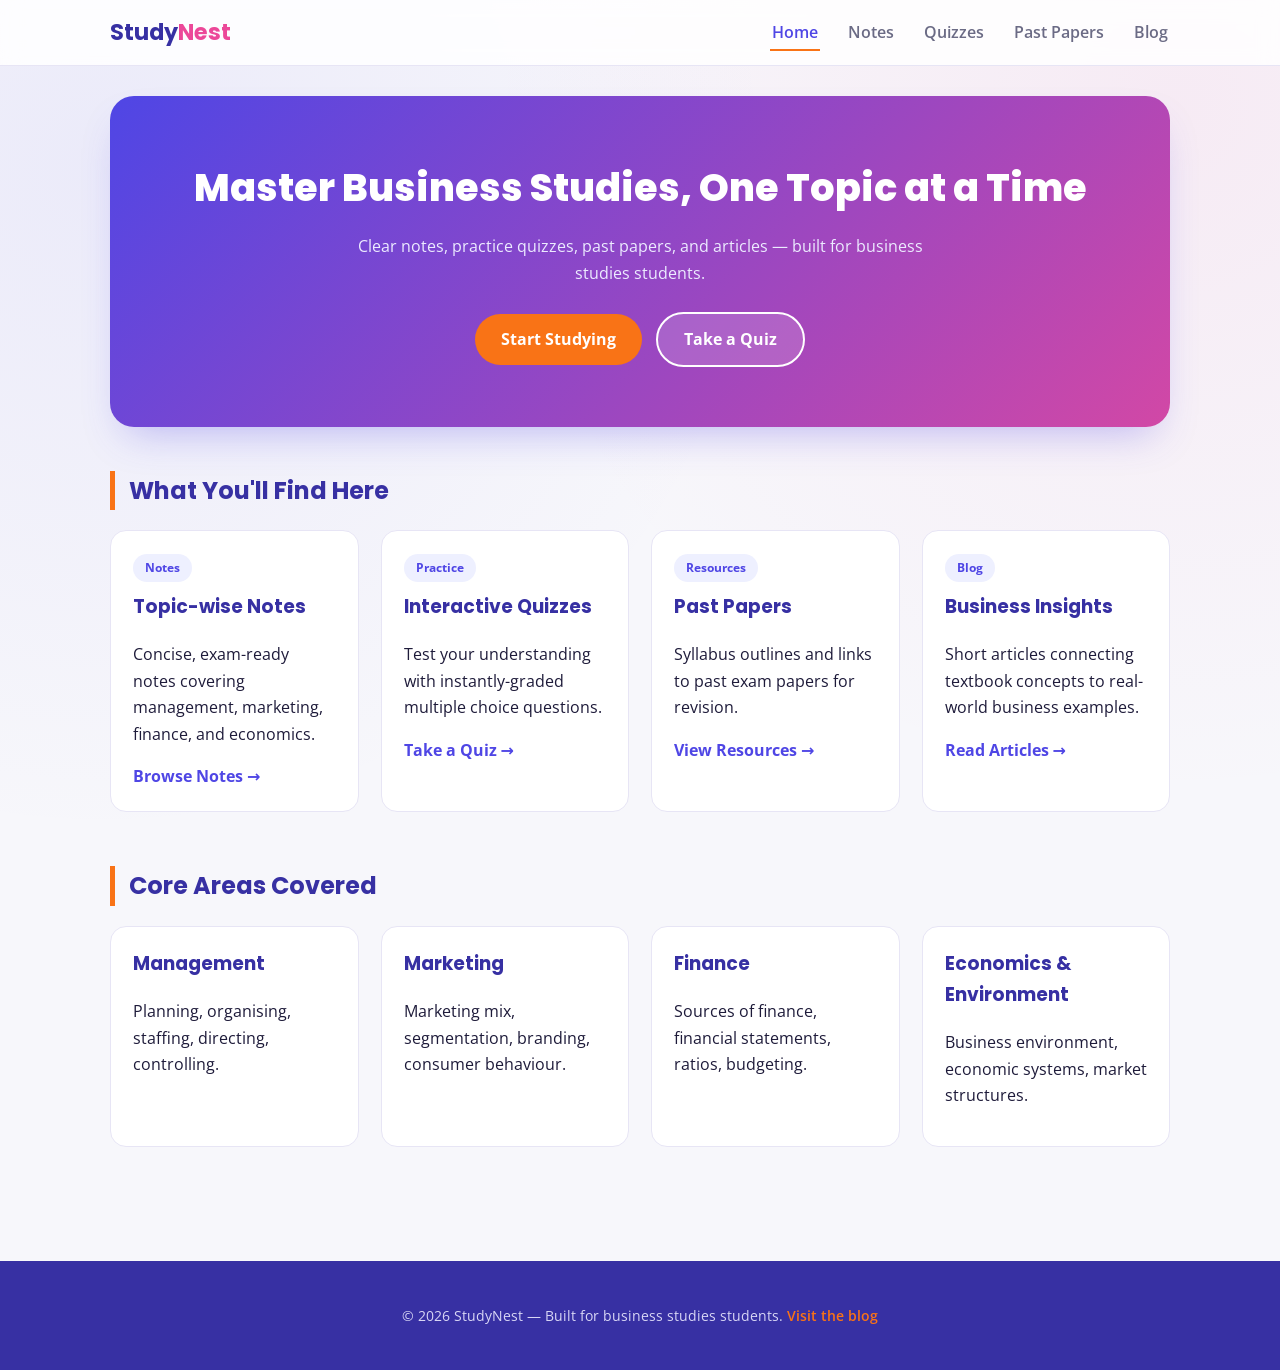
<file: site/index.html>
<!DOCTYPE html>
<html lang="en">
<head>
  <meta charset="UTF-8" />
  <meta name="viewport" content="width=device-width, initial-scale=1.0" />
  <title>StudyNest | Business Studies for Students</title>
  <link rel="stylesheet" href="css/style.css" />
</head>
<body>
  <header class="site-header">
    <div class="nav-wrap">
      <a href="index.html" class="brand">Study<span>Nest</span></a>
      <button class="menu-toggle" aria-label="Toggle menu">&#9776;</button>
      <nav class="main-nav">
        <ul>
          <li><a href="index.html">Home</a></li>
          <li><a href="pages/notes.html">Notes</a></li>
          <li><a href="pages/quizzes.html">Quizzes</a></li>
          <li><a href="pages/papers.html">Past Papers</a></li>
          <li><a href="pages/blog.html">Blog</a></li>
        </ul>
      </nav>
    </div>
  </header>

  <main>
    <section class="hero">
      <h1>Master Business Studies, One Topic at a Time</h1>
      <p>Clear notes, practice quizzes, past papers, and articles — built for business studies students.</p>
      <a href="pages/notes.html" class="btn">Start Studying</a>
      <a href="pages/quizzes.html" class="btn secondary">Take a Quiz</a>
    </section>

    <section>
      <h2>What You'll Find Here</h2>
      <div class="grid">
        <div class="card">
          <span class="tag">Notes</span>
          <h3>Topic-wise Notes</h3>
          <p>Concise, exam-ready notes covering management, marketing, finance, and economics.</p>
          <a href="pages/notes.html" class="resource-link">Browse Notes &rarr;</a>
        </div>
        <div class="card">
          <span class="tag">Practice</span>
          <h3>Interactive Quizzes</h3>
          <p>Test your understanding with instantly-graded multiple choice questions.</p>
          <a href="pages/quizzes.html" class="resource-link">Take a Quiz &rarr;</a>
        </div>
        <div class="card">
          <span class="tag">Resources</span>
          <h3>Past Papers</h3>
          <p>Syllabus outlines and links to past exam papers for revision.</p>
          <a href="pages/papers.html" class="resource-link">View Resources &rarr;</a>
        </div>
        <div class="card">
          <span class="tag">Blog</span>
          <h3>Business Insights</h3>
          <p>Short articles connecting textbook concepts to real-world business examples.</p>
          <a href="pages/blog.html" class="resource-link">Read Articles &rarr;</a>
        </div>
      </div>
    </section>

    <section>
      <h2>Core Areas Covered</h2>
      <div class="grid">
        <div class="card"><h3>Management</h3><p>Planning, organising, staffing, directing, controlling.</p></div>
        <div class="card"><h3>Marketing</h3><p>Marketing mix, segmentation, branding, consumer behaviour.</p></div>
        <div class="card"><h3>Finance</h3><p>Sources of finance, financial statements, ratios, budgeting.</p></div>
        <div class="card"><h3>Economics &amp; Environment</h3><p>Business environment, economic systems, market structures.</p></div>
      </div>
    </section>
  </main>

  <footer class="site-footer">
    <p>&copy; 2026 StudyNest &mdash; Built for business studies students. <a href="pages/blog.html">Visit the blog</a></p>
  </footer>

  <script src="js/main.js"></script>
</body>
</html>
</file>
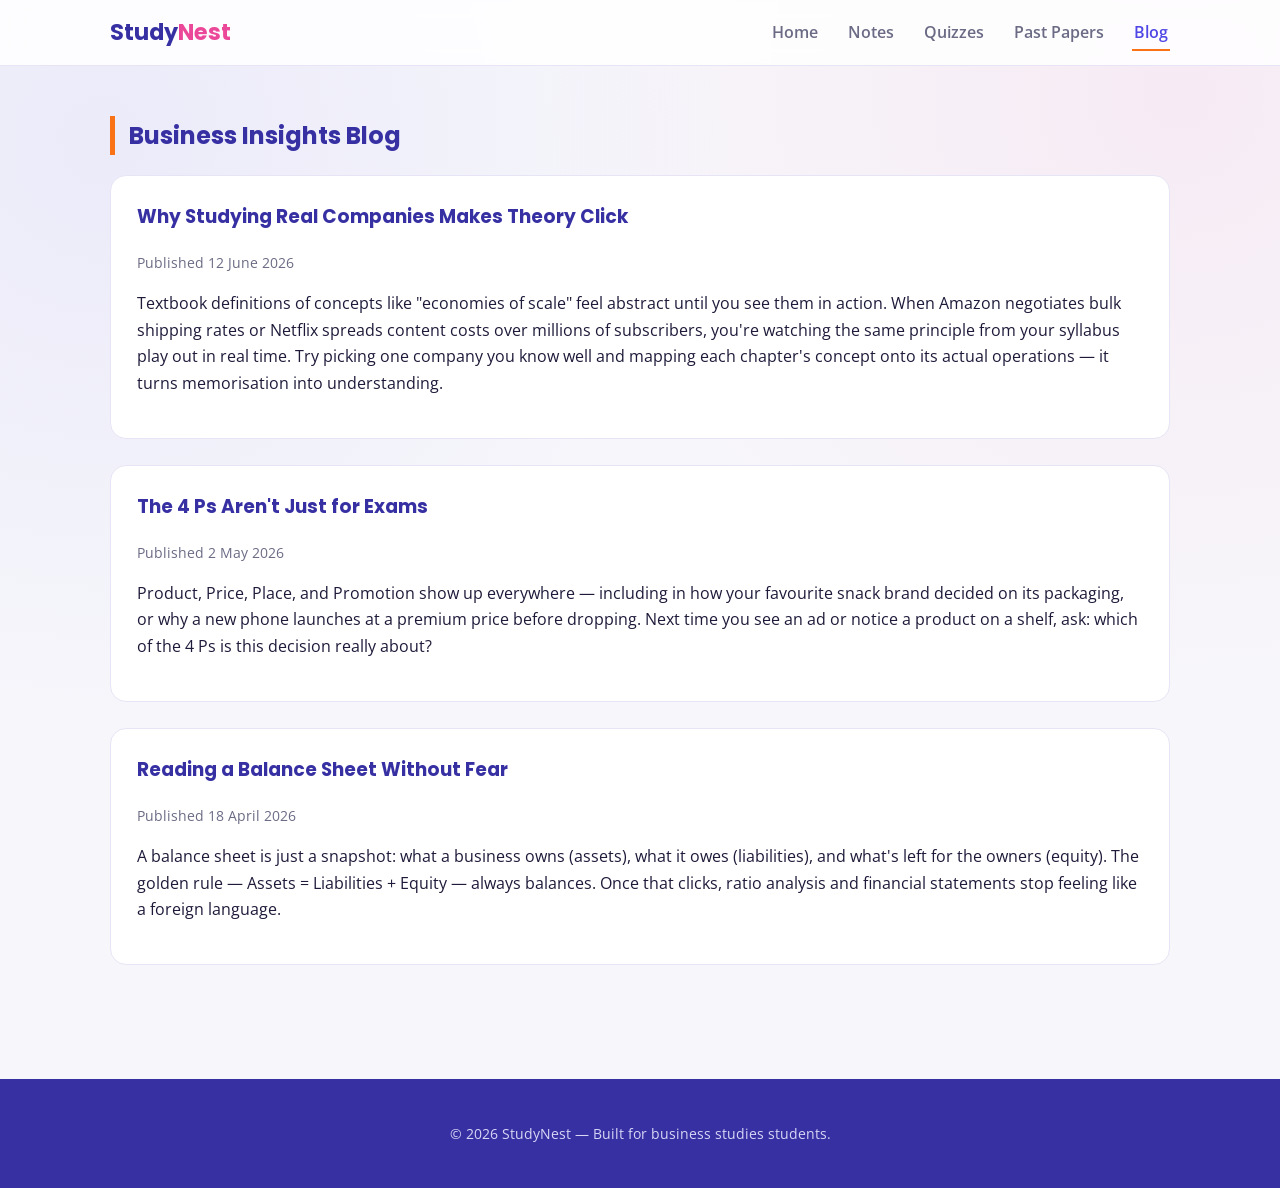
<file: site/pages/blog.html>
<!DOCTYPE html>
<html lang="en">
<head>
  <meta charset="UTF-8" />
  <meta name="viewport" content="width=device-width, initial-scale=1.0" />
  <title>Blog | StudyNest</title>
  <link rel="stylesheet" href="../css/style.css" />
</head>
<body>
  <header class="site-header">
    <div class="nav-wrap">
      <a href="../index.html" class="brand">Study<span>Nest</span></a>
      <button class="menu-toggle" aria-label="Toggle menu">&#9776;</button>
      <nav class="main-nav">
        <ul>
          <li><a href="../index.html">Home</a></li>
          <li><a href="notes.html">Notes</a></li>
          <li><a href="quizzes.html">Quizzes</a></li>
          <li><a href="papers.html">Past Papers</a></li>
          <li><a href="blog.html">Blog</a></li>
        </ul>
      </nav>
    </div>
  </header>

  <main>
    <section>
      <h2>Business Insights Blog</h2>

      <article class="post">
        <h3>Why Studying Real Companies Makes Theory Click</h3>
        <p class="meta">Published 12 June 2026</p>
        <p>Textbook definitions of concepts like "economies of scale" feel abstract until you see them in action. When Amazon negotiates bulk shipping rates or Netflix spreads content costs over millions of subscribers, you're watching the same principle from your syllabus play out in real time. Try picking one company you know well and mapping each chapter's concept onto its actual operations &mdash; it turns memorisation into understanding.</p>
      </article>

      <article class="post">
        <h3>The 4 Ps Aren't Just for Exams</h3>
        <p class="meta">Published 2 May 2026</p>
        <p>Product, Price, Place, and Promotion show up everywhere &mdash; including in how your favourite snack brand decided on its packaging, or why a new phone launches at a premium price before dropping. Next time you see an ad or notice a product on a shelf, ask: which of the 4 Ps is this decision really about?</p>
      </article>

      <article class="post">
        <h3>Reading a Balance Sheet Without Fear</h3>
        <p class="meta">Published 18 April 2026</p>
        <p>A balance sheet is just a snapshot: what a business owns (assets), what it owes (liabilities), and what's left for the owners (equity). The golden rule &mdash; Assets = Liabilities + Equity &mdash; always balances. Once that clicks, ratio analysis and financial statements stop feeling like a foreign language.</p>
      </article>
    </section>
  </main>

  <footer class="site-footer">
    <p>&copy; 2026 StudyNest &mdash; Built for business studies students.</p>
  </footer>

  <script src="../js/main.js"></script>
</body>
</html>
</file>
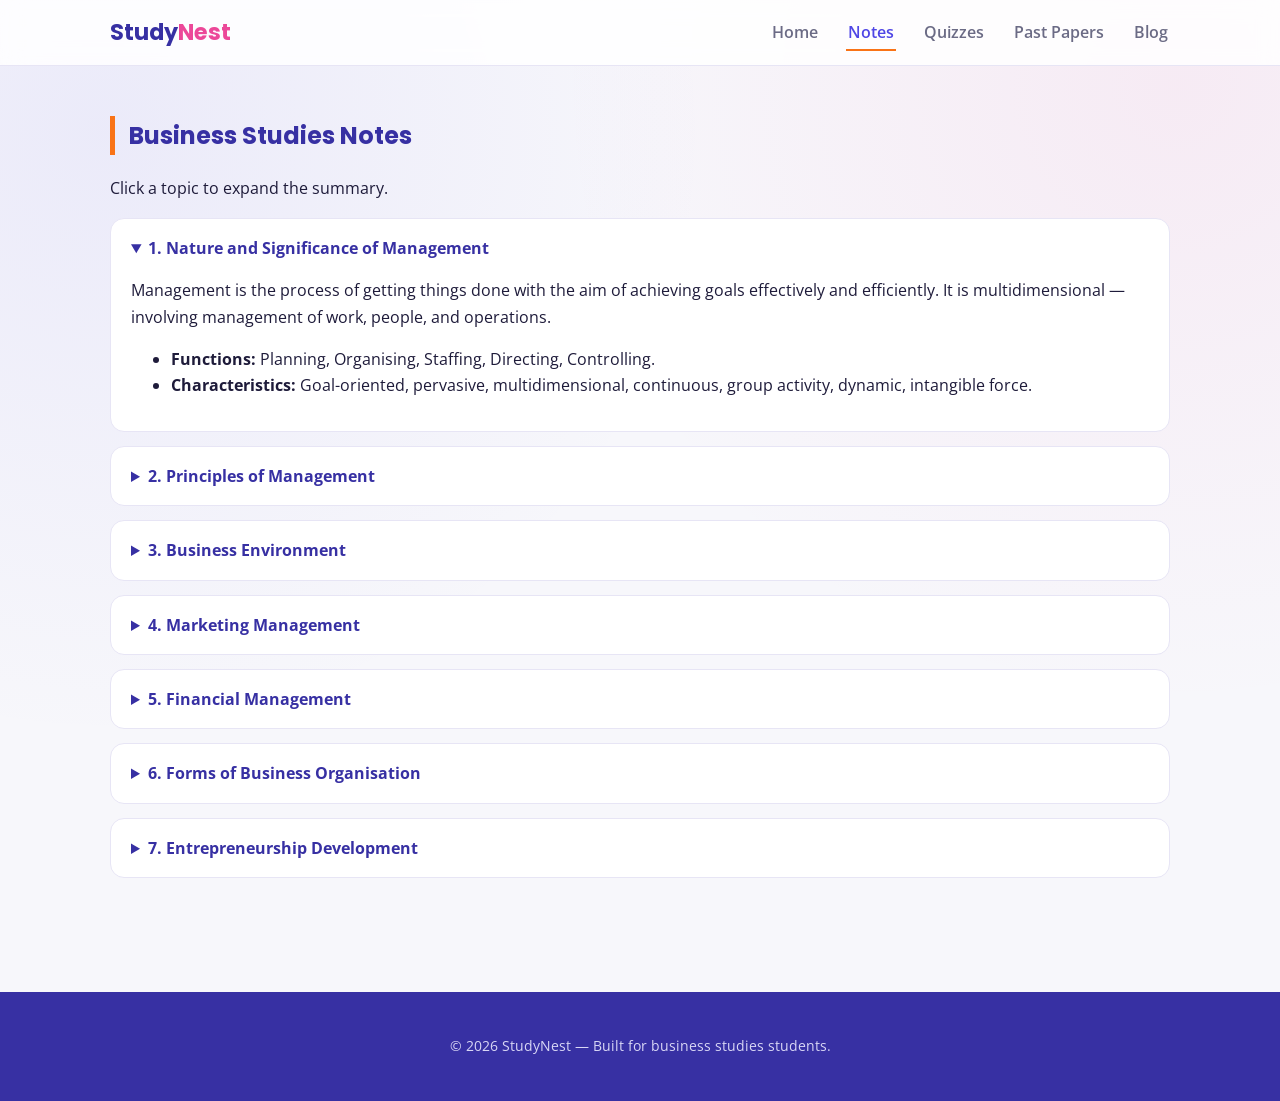
<file: site/pages/notes.html>
<!DOCTYPE html>
<html lang="en">
<head>
  <meta charset="UTF-8" />
  <meta name="viewport" content="width=device-width, initial-scale=1.0" />
  <title>Notes | StudyNest</title>
  <link rel="stylesheet" href="../css/style.css" />
</head>
<body>
  <header class="site-header">
    <div class="nav-wrap">
      <a href="../index.html" class="brand">Study<span>Nest</span></a>
      <button class="menu-toggle" aria-label="Toggle menu">&#9776;</button>
      <nav class="main-nav">
        <ul>
          <li><a href="../index.html">Home</a></li>
          <li><a href="notes.html">Notes</a></li>
          <li><a href="quizzes.html">Quizzes</a></li>
          <li><a href="papers.html">Past Papers</a></li>
          <li><a href="blog.html">Blog</a></li>
        </ul>
      </nav>
    </div>
  </header>

  <main>
    <section>
      <h2>Business Studies Notes</h2>
      <p>Click a topic to expand the summary.</p>

      <details class="topic" open>
        <summary>1. Nature and Significance of Management</summary>
        <div class="content">
          <p>Management is the process of getting things done with the aim of achieving goals effectively and efficiently. It is multidimensional — involving management of work, people, and operations.</p>
          <ul>
            <li><strong>Functions:</strong> Planning, Organising, Staffing, Directing, Controlling.</li>
            <li><strong>Characteristics:</strong> Goal-oriented, pervasive, multidimensional, continuous, group activity, dynamic, intangible force.</li>
          </ul>
        </div>
      </details>

      <details class="topic">
        <summary>2. Principles of Management</summary>
        <div class="content">
          <p>Fayol's 14 principles include Division of Work, Authority &amp; Responsibility, Discipline, Unity of Command, and Esprit de Corps.</p>
          <p>Taylor's Scientific Management focuses on Science (not rule of thumb), Harmony, Cooperation, and Development of workers to their fullest potential.</p>
        </div>
      </details>

      <details class="topic">
        <summary>3. Business Environment</summary>
        <div class="content">
          <p>The business environment consists of all external factors (economic, social, political, technological, legal) that influence business decisions.</p>
          <ul>
            <li><strong>Economic environment:</strong> Inflation, interest rates, income levels.</li>
            <li><strong>Social environment:</strong> Customs, traditions, values, social trends.</li>
            <li><strong>Technological environment:</strong> Innovations affecting product/process design.</li>
          </ul>
        </div>
      </details>

      <details class="topic">
        <summary>4. Marketing Management</summary>
        <div class="content">
          <p>Marketing mix = Product, Price, Place, Promotion (the 4 Ps).</p>
          <ul>
            <li><strong>Product:</strong> Branding, packaging, labelling, product mix.</li>
            <li><strong>Price:</strong> Pricing objectives and strategies (skimming, penetration).</li>
            <li><strong>Place:</strong> Channels of distribution.</li>
            <li><strong>Promotion:</strong> Advertising, personal selling, sales promotion, publicity.</li>
          </ul>
        </div>
      </details>

      <details class="topic">
        <summary>5. Financial Management</summary>
        <div class="content">
          <p>Financial management deals with planning, organising, and controlling financial activities.</p>
          <ul>
            <li><strong>Financial decisions:</strong> Investment, Financing, Dividend decisions.</li>
            <li><strong>Sources of finance:</strong> Equity shares, debentures, retained earnings, trade credit, bank loans.</li>
            <li><strong>Financial statements:</strong> Balance Sheet, Statement of Profit &amp; Loss.</li>
          </ul>
        </div>
      </details>

      <details class="topic">
        <summary>6. Forms of Business Organisation</summary>
        <div class="content">
          <table>
            <thead>
              <tr><th>Form</th><th>Liability</th><th>Key Feature</th></tr>
            </thead>
            <tbody>
              <tr><td>Sole Proprietorship</td><td>Unlimited</td><td>Single owner, full control</td></tr>
              <tr><td>Partnership</td><td>Unlimited (joint)</td><td>Shared ownership and profits</td></tr>
              <tr><td>Private Limited Company</td><td>Limited</td><td>Restricted share transfer</td></tr>
              <tr><td>Public Limited Company</td><td>Limited</td><td>Shares traded publicly</td></tr>
              <tr><td>Cooperative Society</td><td>Limited</td><td>Mutual benefit of members</td></tr>
            </tbody>
          </table>
        </div>
      </details>

      <details class="topic">
        <summary>7. Entrepreneurship Development</summary>
        <div class="content">
          <p>Entrepreneurship involves identifying opportunities, organising resources, and bearing risk to start a venture.</p>
          <ul>
            <li><strong>Process:</strong> Idea generation, feasibility study, business plan, launch.</li>
            <li><strong>Qualities:</strong> Risk-taking, innovation, resilience, vision.</li>
          </ul>
        </div>
      </details>
    </section>
  </main>

  <footer class="site-footer">
    <p>&copy; 2026 StudyNest &mdash; Built for business studies students.</p>
  </footer>

  <script src="../js/main.js"></script>
</body>
</html>
</file>
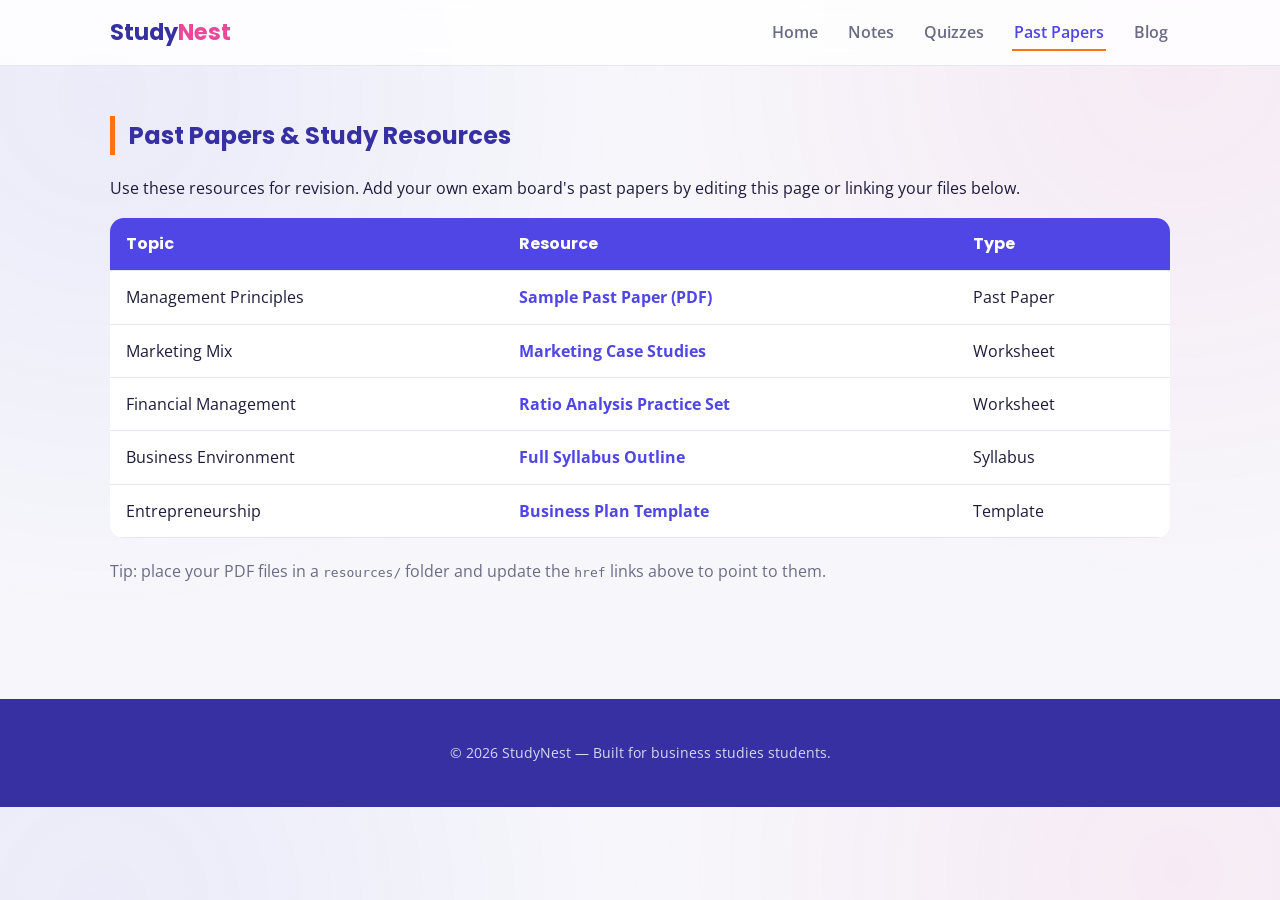
<file: site/pages/papers.html>
<!DOCTYPE html>
<html lang="en">
<head>
  <meta charset="UTF-8" />
  <meta name="viewport" content="width=device-width, initial-scale=1.0" />
  <title>Past Papers &amp; Resources | StudyNest</title>
  <link rel="stylesheet" href="../css/style.css" />
</head>
<body>
  <header class="site-header">
    <div class="nav-wrap">
      <a href="../index.html" class="brand">Study<span>Nest</span></a>
      <button class="menu-toggle" aria-label="Toggle menu">&#9776;</button>
      <nav class="main-nav">
        <ul>
          <li><a href="../index.html">Home</a></li>
          <li><a href="notes.html">Notes</a></li>
          <li><a href="quizzes.html">Quizzes</a></li>
          <li><a href="papers.html">Past Papers</a></li>
          <li><a href="blog.html">Blog</a></li>
        </ul>
      </nav>
    </div>
  </header>

  <main>
    <section>
      <h2>Past Papers &amp; Study Resources</h2>
      <p>Use these resources for revision. Add your own exam board's past papers by editing this page or linking your files below.</p>

      <table>
        <thead>
          <tr><th>Topic</th><th>Resource</th><th>Type</th></tr>
        </thead>
        <tbody>
          <tr>
            <td>Management Principles</td>
            <td><a class="resource-link" href="#">Sample Past Paper (PDF)</a></td>
            <td>Past Paper</td>
          </tr>
          <tr>
            <td>Marketing Mix</td>
            <td><a class="resource-link" href="#">Marketing Case Studies</a></td>
            <td>Worksheet</td>
          </tr>
          <tr>
            <td>Financial Management</td>
            <td><a class="resource-link" href="#">Ratio Analysis Practice Set</a></td>
            <td>Worksheet</td>
          </tr>
          <tr>
            <td>Business Environment</td>
            <td><a class="resource-link" href="#">Full Syllabus Outline</a></td>
            <td>Syllabus</td>
          </tr>
          <tr>
            <td>Entrepreneurship</td>
            <td><a class="resource-link" href="#">Business Plan Template</a></td>
            <td>Template</td>
          </tr>
        </tbody>
      </table>

      <p style="margin-top: 20px; color: var(--muted);">
        Tip: place your PDF files in a <code>resources/</code> folder and update the <code>href</code> links above to point to them.
      </p>
    </section>
  </main>

  <footer class="site-footer">
    <p>&copy; 2026 StudyNest &mdash; Built for business studies students.</p>
  </footer>

  <script src="../js/main.js"></script>
</body>
</html>
</file>
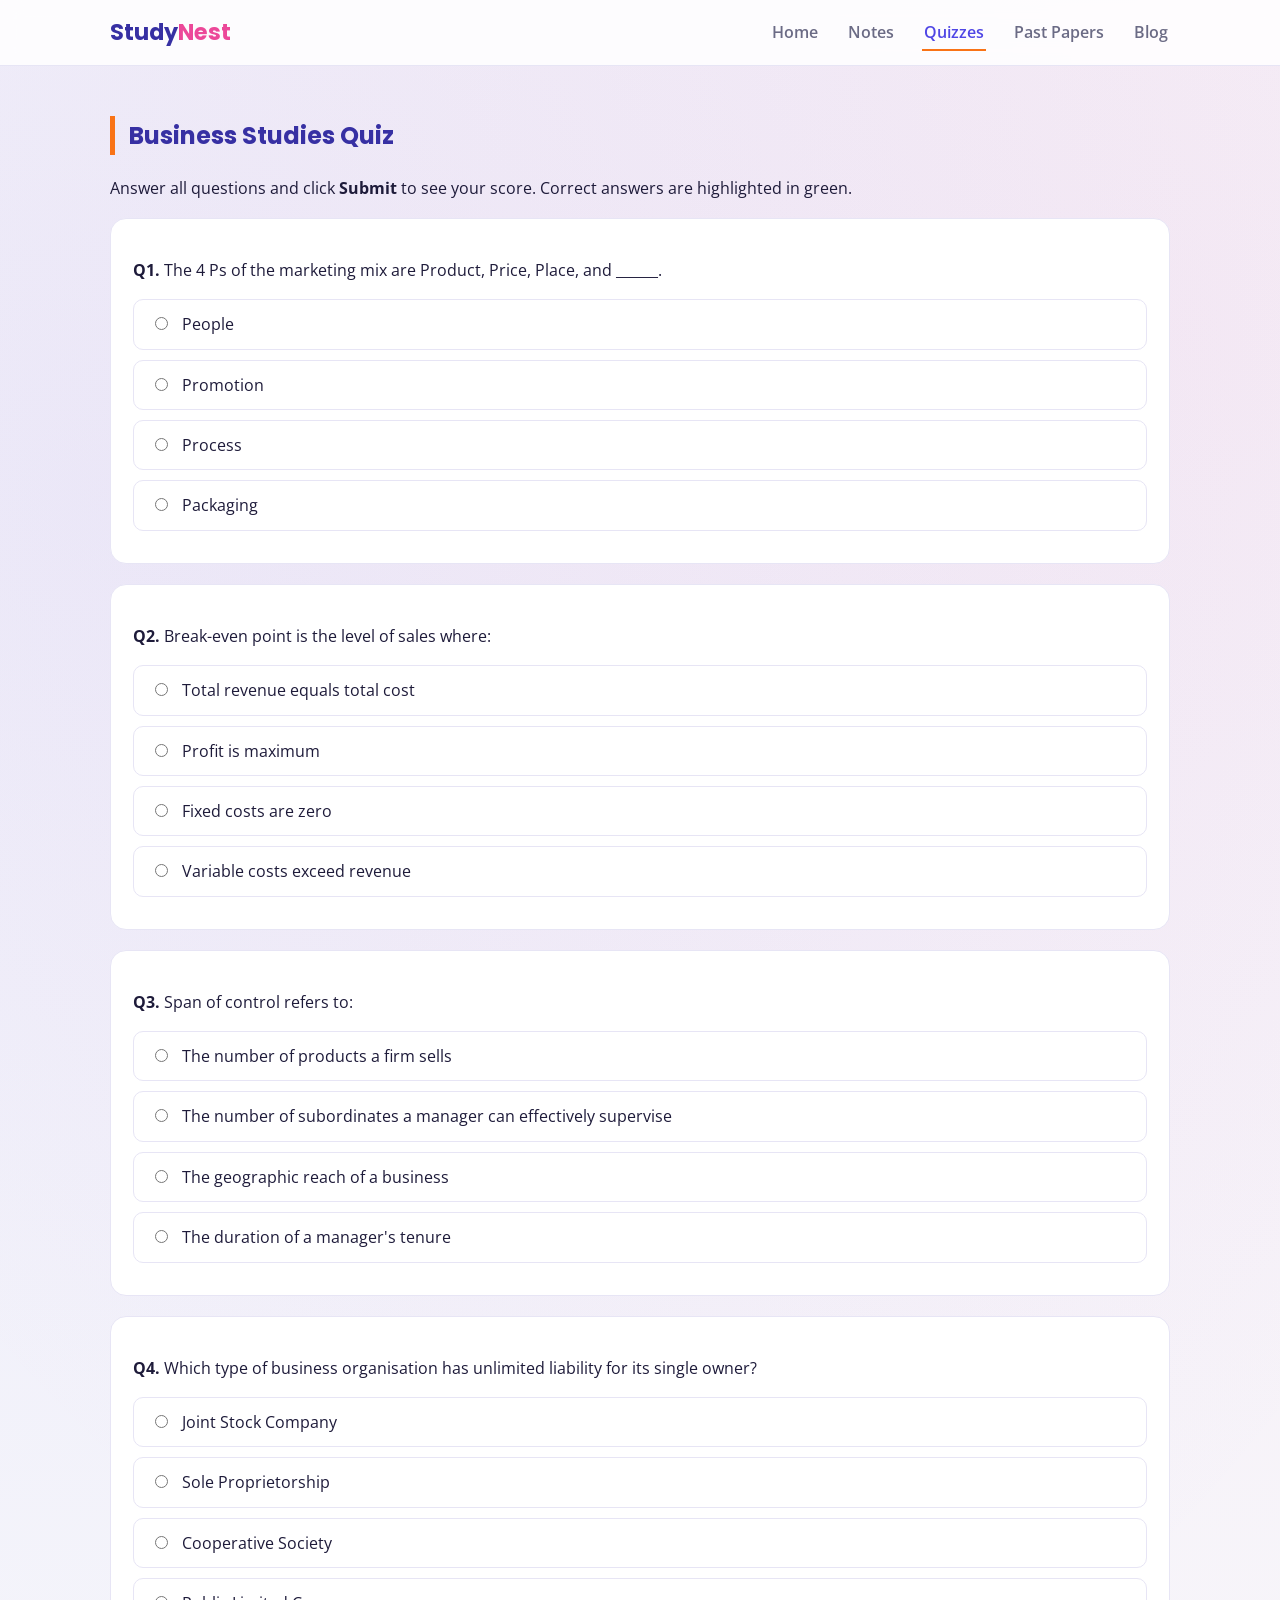
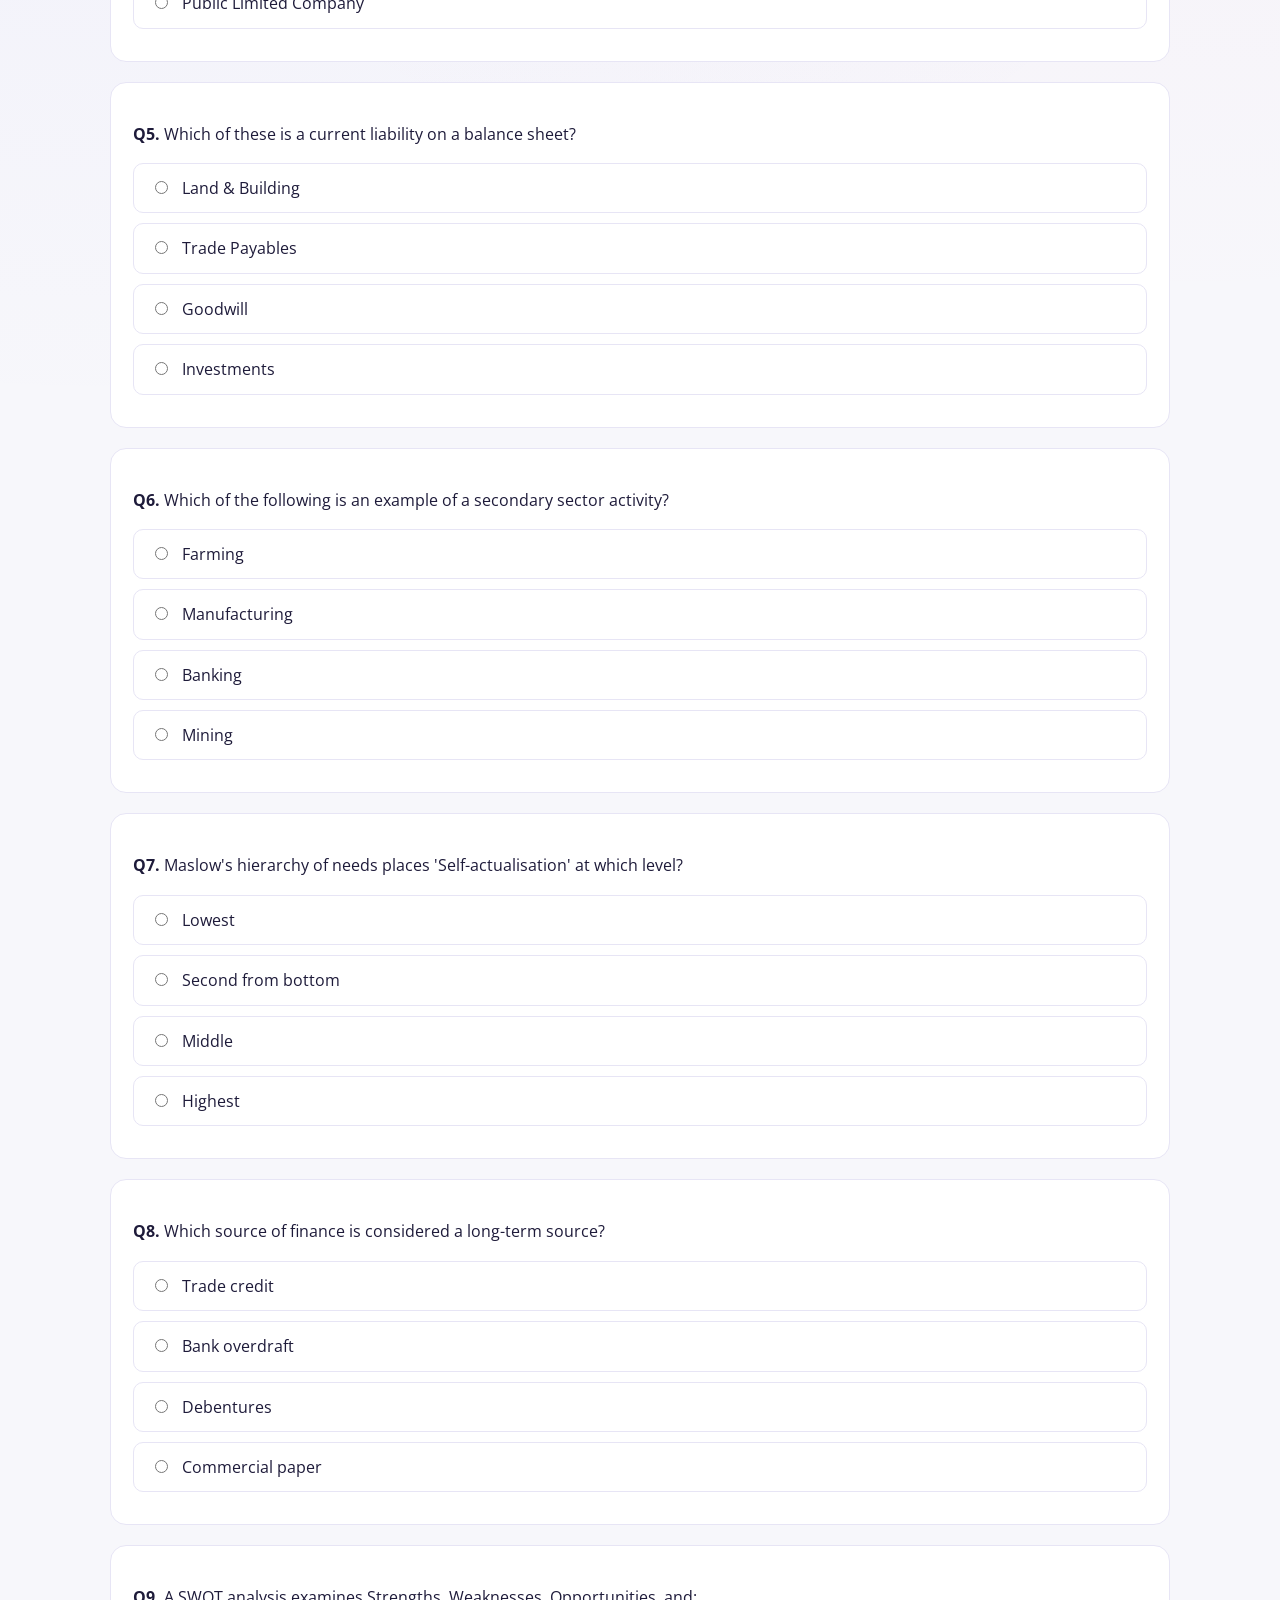
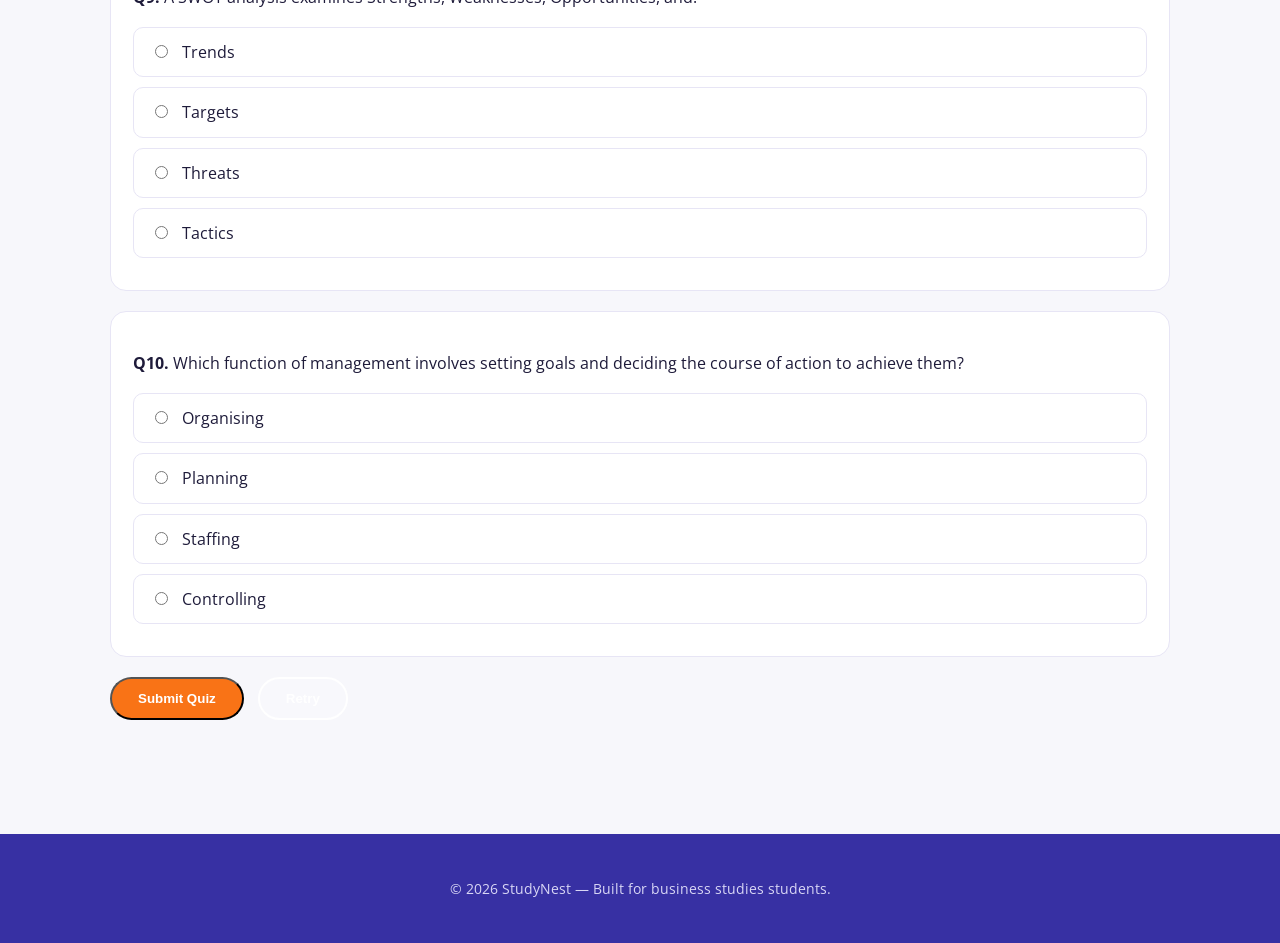
<file: site/pages/quizzes.html>
<!DOCTYPE html>
<html lang="en">
<head>
  <meta charset="UTF-8" />
  <meta name="viewport" content="width=device-width, initial-scale=1.0" />
  <title>Quizzes | StudyNest</title>
  <link rel="stylesheet" href="../css/style.css" />
</head>
<body>
  <header class="site-header">
    <div class="nav-wrap">
      <a href="../index.html" class="brand">Study<span>Nest</span></a>
      <button class="menu-toggle" aria-label="Toggle menu">&#9776;</button>
      <nav class="main-nav">
        <ul>
          <li><a href="../index.html">Home</a></li>
          <li><a href="notes.html">Notes</a></li>
          <li><a href="quizzes.html">Quizzes</a></li>
          <li><a href="papers.html">Past Papers</a></li>
          <li><a href="blog.html">Blog</a></li>
        </ul>
      </nav>
    </div>
  </header>

  <main>
    <section>
      <h2>Business Studies Quiz</h2>
      <p>Answer all questions and click <strong>Submit</strong> to see your score. Correct answers are highlighted in green.</p>

      <form id="quiz-form">
        <div id="quiz-container"></div>
        <button type="submit" class="btn">Submit Quiz</button>
        <button type="button" id="quiz-retry" class="btn secondary">Retry</button>
        <p id="quiz-result"></p>
      </form>
    </section>
  </main>

  <footer class="site-footer">
    <p>&copy; 2026 StudyNest &mdash; Built for business studies students.</p>
  </footer>

  <script src="../js/main.js"></script>
  <script src="../js/quiz.js"></script>
</body>
</html>
</file>
<file: site/css/style.css>
@import url('https://fonts.googleapis.com/css2?family=Open+Sans:wght@400;500;600;700&family=Poppins:wght@500;600;700;800&display=swap');

:root {
  --primary: #4f46e5;
  --primary-dark: #3730a3;
  --primary-light: #818cf8;
  --accent: #f97316;
  --pink: #ec4899;
  --bg: #f7f7fb;
  --card-bg: #ffffff;
  --text: #1e1b3a;
  --muted: #6b6b85;
  --border: #e7e5f5;
  --radius: 16px;
}

* { box-sizing: border-box; }

body {
  margin: 0;
  font-family: "Open Sans", system-ui, Arial, sans-serif;
  background: var(--bg);
  background-image:
    radial-gradient(circle at 8% 12%, rgba(79,70,229,.07), transparent 40%),
    radial-gradient(circle at 92% 8%, rgba(236,72,153,.07), transparent 40%);
  color: var(--text);
  line-height: 1.65;
}

h1, h2, h3, .brand {
  font-family: "Poppins", system-ui, sans-serif;
}

header.site-header {
  background: rgba(255, 255, 255, .85);
  backdrop-filter: blur(10px);
  border-bottom: 1px solid var(--border);
  position: sticky;
  top: 0;
  z-index: 10;
}

.nav-wrap {
  max-width: 1100px;
  margin: 0 auto;
  display: flex;
  align-items: center;
  justify-content: space-between;
  padding: 14px 20px;
}

.brand {
  font-size: 1.4rem;
  font-weight: 700;
  text-decoration: none;
  color: var(--primary-dark);
}

.brand span { color: var(--pink); }

nav.main-nav ul {
  list-style: none;
  display: flex;
  gap: 26px;
  margin: 0;
  padding: 0;
}

nav.main-nav a {
  color: var(--muted);
  text-decoration: none;
  font-weight: 600;
  padding: 6px 2px;
  border-bottom: 2px solid transparent;
  transition: border-color .2s, color .2s;
}

nav.main-nav a:hover,
nav.main-nav a.active {
  color: var(--primary);
  border-color: var(--accent);
}

.menu-toggle {
  display: none;
  background: none;
  border: none;
  color: var(--primary-dark);
  font-size: 1.6rem;
  cursor: pointer;
}

main {
  max-width: 1100px;
  margin: 0 auto;
  padding: 30px 20px 60px;
  min-height: 60vh;
}

.hero {
  background: linear-gradient(135deg, var(--primary), var(--pink) 120%);
  color: #fff;
  border-radius: 24px;
  padding: 60px 30px;
  text-align: center;
  margin-bottom: 44px;
  box-shadow: 0 20px 40px -16px rgba(79, 70, 229, .35);
}

.hero h1 { margin: 0 0 14px; font-size: 2.4rem; font-weight: 800; }
.hero p { margin: 0 auto 26px; max-width: 600px; color: #ecebff; }

.btn {
  display: inline-block;
  background: var(--accent);
  color: #fff;
  padding: 12px 26px;
  border-radius: 999px;
  font-weight: 700;
  text-decoration: none;
  cursor: pointer;
  transition: transform .2s ease, box-shadow .2s ease;
}

.btn:hover { transform: translateY(-3px) scale(1.02); box-shadow: 0 10px 20px rgba(0,0,0,.2); }

.btn.secondary {
  background: rgba(255,255,255,.15);
  border: 2px solid #fff;
  color: #fff;
  margin-left: 10px;
}

.grid {
  display: grid;
  grid-template-columns: repeat(auto-fit, minmax(230px, 1fr));
  gap: 22px;
}

.card {
  background: var(--card-bg);
  border: 1px solid var(--border);
  border-radius: var(--radius);
  padding: 22px;
  transition: box-shadow .25s ease, transform .25s ease;
}

.card:hover { box-shadow: 0 14px 30px -10px rgba(79,70,229,.25); transform: translateY(-4px); }

.card h3 { margin-top: 0; color: var(--primary-dark); }

.tag {
  display: inline-block;
  background: #eef0ff;
  color: var(--primary);
  font-size: .75rem;
  font-weight: 700;
  padding: 4px 12px;
  border-radius: 999px;
  margin-bottom: 10px;
}

section { margin-bottom: 54px; }

section > h2 {
  border-left: 5px solid var(--accent);
  padding-left: 14px;
  color: var(--primary-dark);
  font-weight: 700;
}

details.topic {
  background: var(--card-bg);
  border: 1px solid var(--border);
  border-radius: 14px;
  padding: 16px 20px;
  margin-bottom: 14px;
  transition: box-shadow .2s ease;
}

details.topic:hover { box-shadow: 0 8px 20px -8px rgba(79,70,229,.18); }

details.topic summary {
  font-weight: 700;
  cursor: pointer;
  color: var(--primary-dark);
}

details.topic .content { margin-top: 12px; color: var(--text); }

table {
  width: 100%;
  border-collapse: collapse;
  background: var(--card-bg);
  border-radius: 14px;
  overflow: hidden;
}

table th, table td {
  text-align: left;
  padding: 13px 16px;
  border-bottom: 1px solid var(--border);
}

table th { background: var(--primary); color: #fff; font-family: "Poppins", sans-serif; }

a.resource-link {
  color: var(--primary);
  font-weight: 700;
  text-decoration: none;
}
a.resource-link:hover { text-decoration: underline; }

/* Quiz */
#quiz-container .question-card {
  background: var(--card-bg);
  border: 1px solid var(--border);
  border-radius: var(--radius);
  padding: 22px;
  margin-bottom: 20px;
}

#quiz-container .options { list-style: none; padding: 0; margin: 14px 0 0; }

#quiz-container .options li { margin-bottom: 10px; }

#quiz-container label {
  display: block;
  padding: 11px 16px;
  border: 1px solid var(--border);
  border-radius: 10px;
  cursor: pointer;
  transition: background .15s ease, border-color .15s ease;
}

#quiz-container label:hover { background: #f1f1ff; border-color: var(--primary-light); }

#quiz-container input[type="radio"] { margin-right: 10px; }

.option-card.correct { border-color: #16a34a; background: #ecfdf3; }
.option-card.incorrect { border-color: #dc2626; background: #fef2f2; }

#quiz-result {
  font-size: 1.25rem;
  font-weight: 700;
  text-align: center;
  margin-top: 22px;
  color: var(--primary-dark);
}

article.post {
  background: var(--card-bg);
  border: 1px solid var(--border);
  border-radius: var(--radius);
  padding: 26px;
  margin-bottom: 26px;
  transition: box-shadow .25s ease;
}

article.post:hover { box-shadow: 0 14px 30px -10px rgba(79,70,229,.2); }

article.post h3 { color: var(--primary-dark); margin-top: 0; }
article.post .meta { color: var(--muted); font-size: .85rem; margin-bottom: 10px; }

footer.site-footer {
  background: var(--primary-dark);
  color: #d8d6f5;
  text-align: center;
  padding: 28px 20px;
  font-size: .9rem;
}

footer.site-footer a { color: var(--accent); text-decoration: none; font-weight: 600; }

@media (max-width: 760px) {
  nav.main-nav { display: none; }
  nav.main-nav.open { display: block; }
  .nav-wrap { flex-wrap: wrap; }
  nav.main-nav ul {
    flex-direction: column;
    width: 100%;
    gap: 10px;
    padding-top: 10px;
  }
  .menu-toggle { display: block; }
  .hero h1 { font-size: 1.9rem; }
}

@media (prefers-reduced-motion: reduce) {
  *, *::before, *::after { transition: none !important; animation: none !important; }
}
</file>
